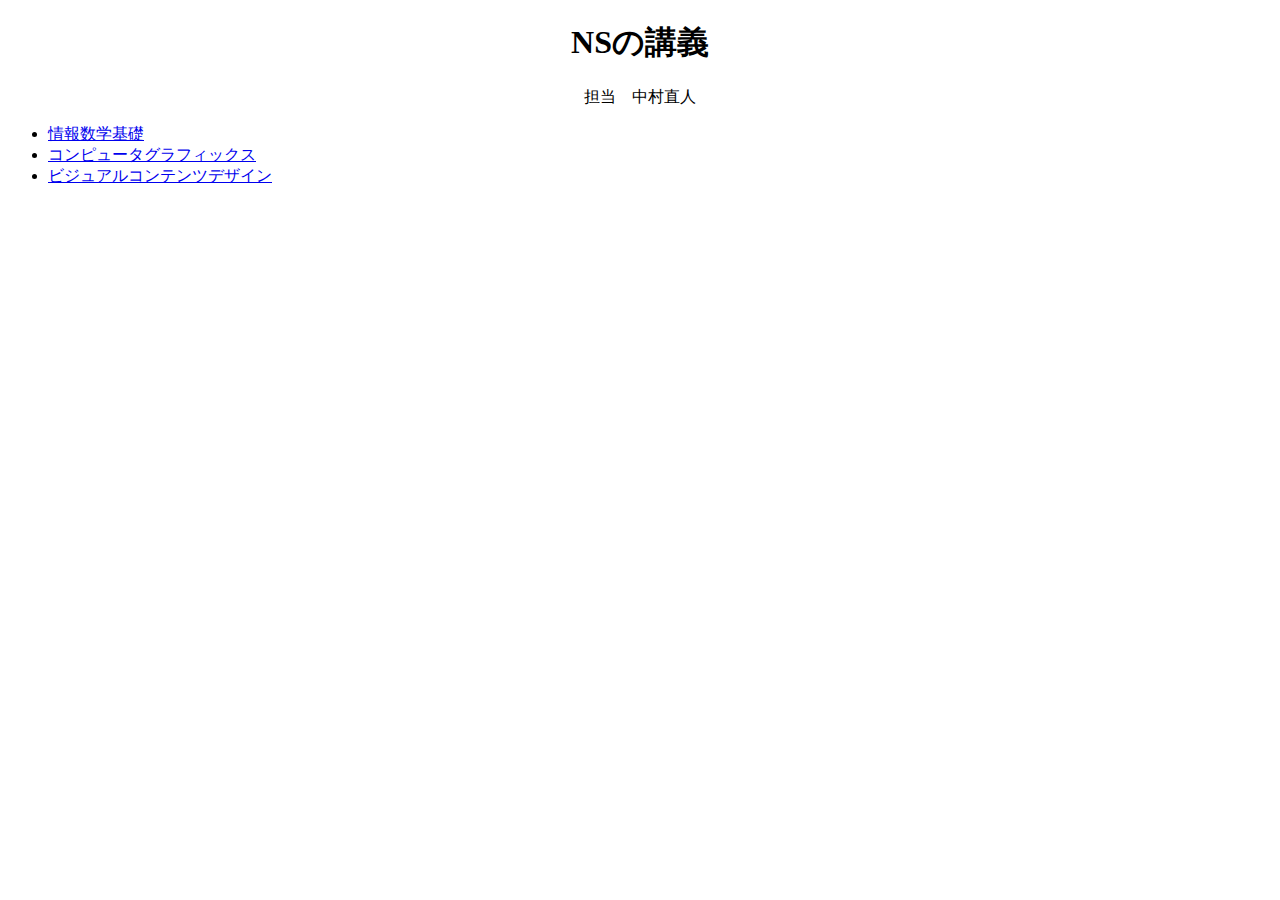
<file: lesson1/index.html>
﻿<!doctype html>
<HTML>
   <HEAD>
      <meta charset="UTF-8">
      <TITLE>Webページの基礎</TITLE>
   </HEAD>
   <BODY>
	<center><h1>NSの講義</h1>
	<P>担当　中村直人</center>
<ul>
    <li><a href="lesson1-org2.html">情報数学基礎</a></li>
    <li><a href="lesson1-org3.html">コンピュータグラフィックス</a></li>
    <li><a href="lesson1-org1.html">ビジュアルコンテンツデザイン</a></li>
</ul>
   </BODY>
</HTML>
</file>
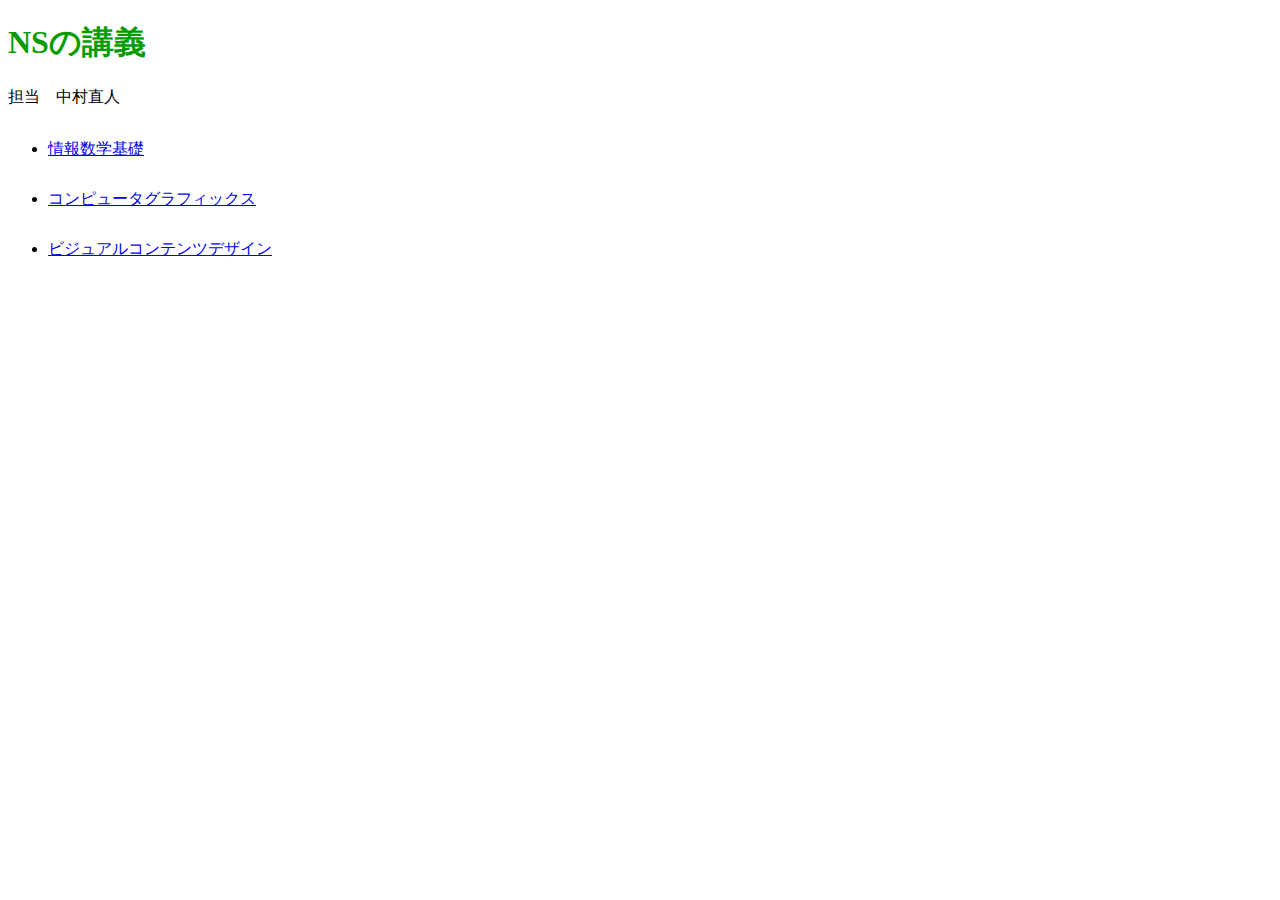
<file: lesson2/assignment/index.html>
<!doctype html>
<html>
<head>
<meta charset="utf-8">
<title>トップページ</title>
<link href="top.css" rel="stylesheet" type="text/css">
</head>

<body>
<h1>NSの講義</h1>
<p>担当　中村直人</p>
<ul>
  <li><a href="math.html">情報数学基礎</a></li>
  <li><a href="CG.html">コンピュータグラフィックス</a></li>
  <li><a href="VC.html">ビジュアルコンテンツデザイン</a></li>
</ul>
</body>
</html>
</file>
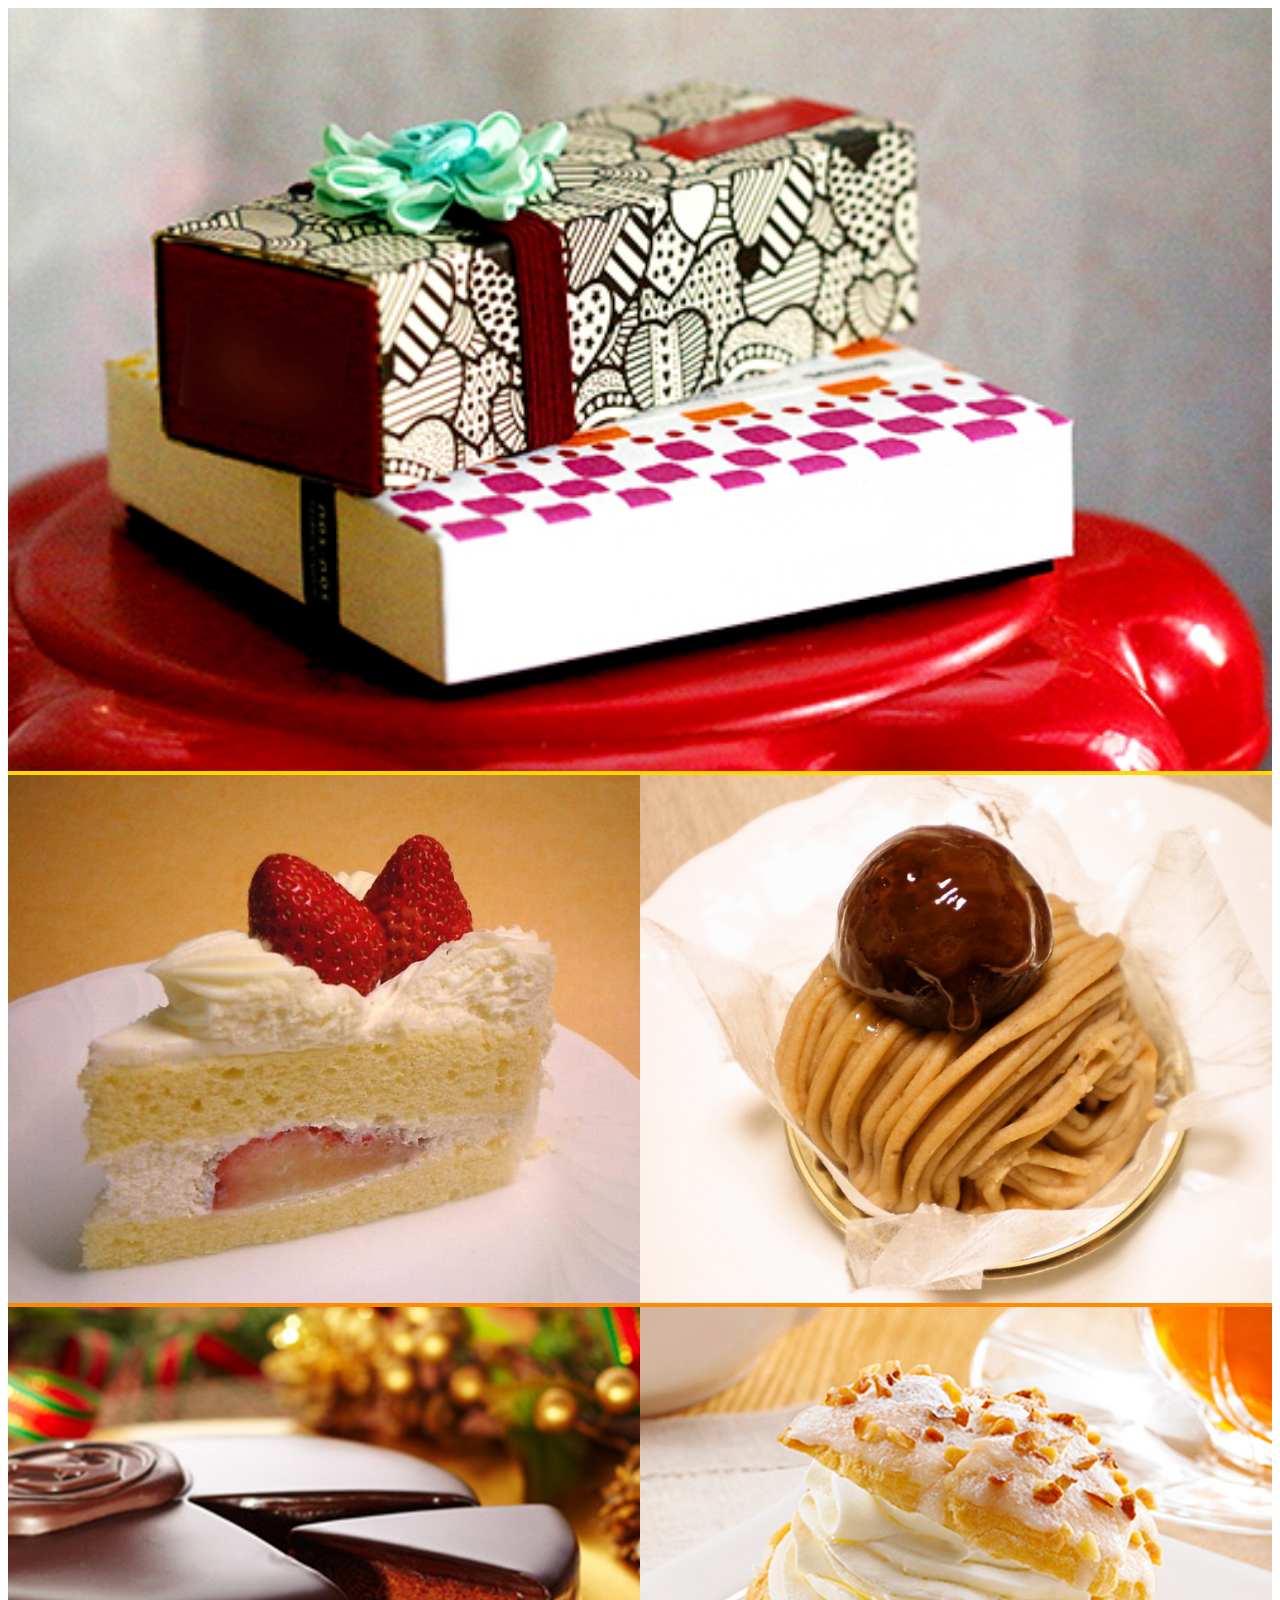
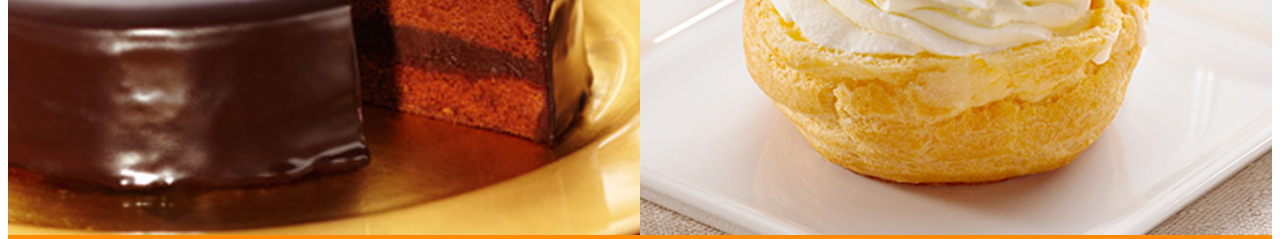
<file: lesson3/assignment/index.html>
<!doctype html>
<html>
<head>
<meta charset="utf-8">
<title>div_sample</title>
<link href="base.css" rel="stylesheet" type="text/css">
</head>

<body>
<div class="shop">
 <img src="images/shop.jpg">
 </div>
 <div class="cakes">
 <img src="images/cake01.jpg">
 </div>
 <div class="cakes">
 <img src="images/cake02.jpg">
 </div>
 <div class="cakes">
 <img src="images/cake03.jpg">
 </div>
 <div class="cakes">
 <img src="images/cake04.jpg">
 </div>

</body>
</html>
</file>
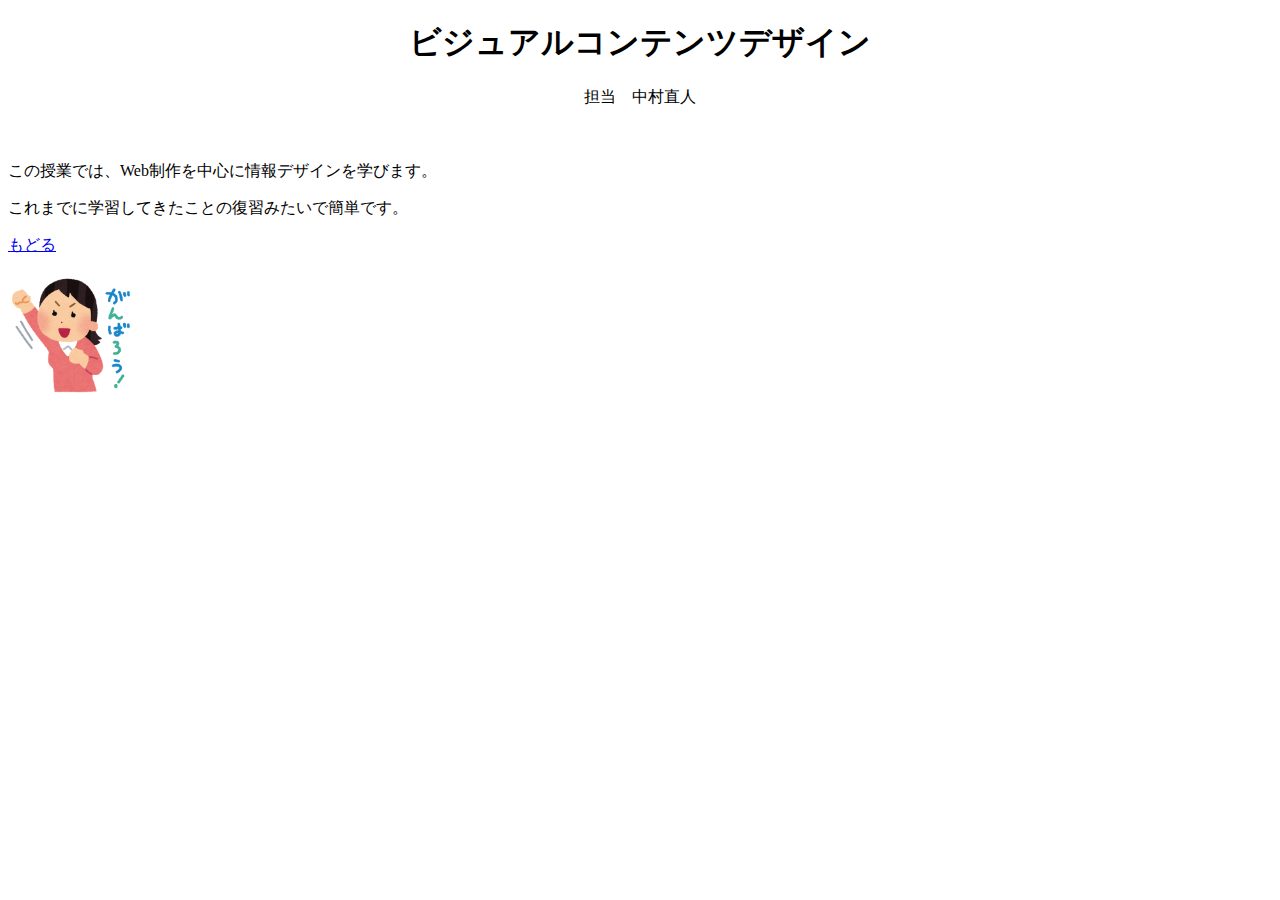
<file: lesson1/lesson1-org1.html>
﻿<!doctype html>
<HTML>
   <HEAD>
      <meta charset="UTF-8">
      <TITLE>Webページの基礎</TITLE>
   </HEAD>
   <BODY>
	<center><h1>ビジュアルコンテンツデザイン</h1>
	<P>担当　中村直人</center>
　　　　<P>この授業では、Web制作を中心に情報デザインを学びます。</p>
<p>これまでに学習してきたことの復習みたいで簡単です。</p>
<p><a href="index.html">もどる</a></p>
        <P><img src="ganba.png" width="128" height="128" alt="頑張ろう">
   </BODY>
</HTML>
</file>
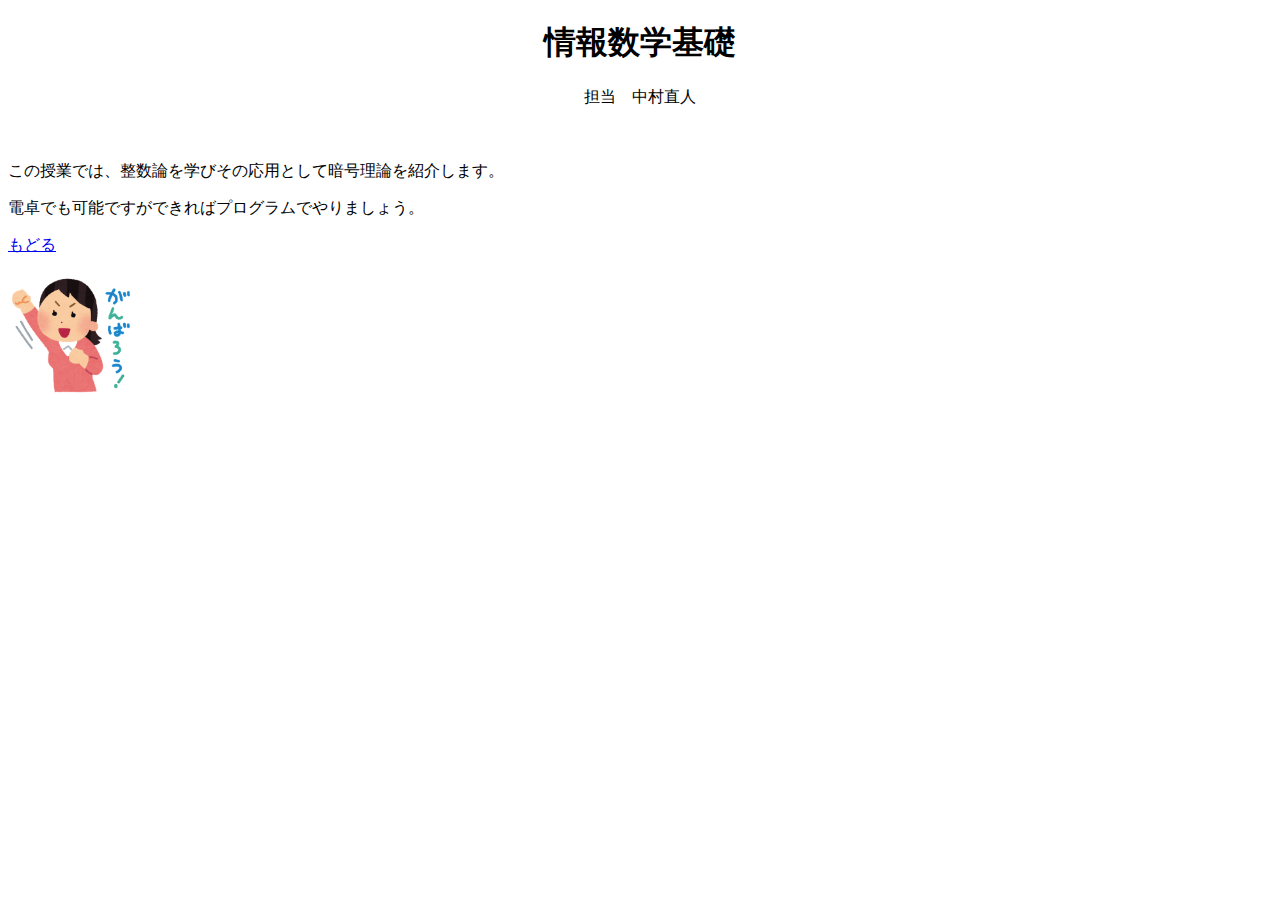
<file: lesson1/lesson1-org2.html>
﻿<!doctype html>
<HTML>
   <HEAD>
      <meta charset="UTF-8">
      <TITLE>Webページの基礎</TITLE>
   </HEAD>
   <BODY>
	<center><h1>情報数学基礎</h1>
	<P>担当　中村直人</center>
　　　　<P>この授業では、整数論を学びその応用として暗号理論を紹介します。</p>
<p>電卓でも可能ですができればプログラムでやりましょう。</p>
<p><a href="index.html">もどる</a></p>
        <P><img src="ganba.png" width="128" height="128" alt="頑張ろう">
   </BODY>
</HTML>
</file>
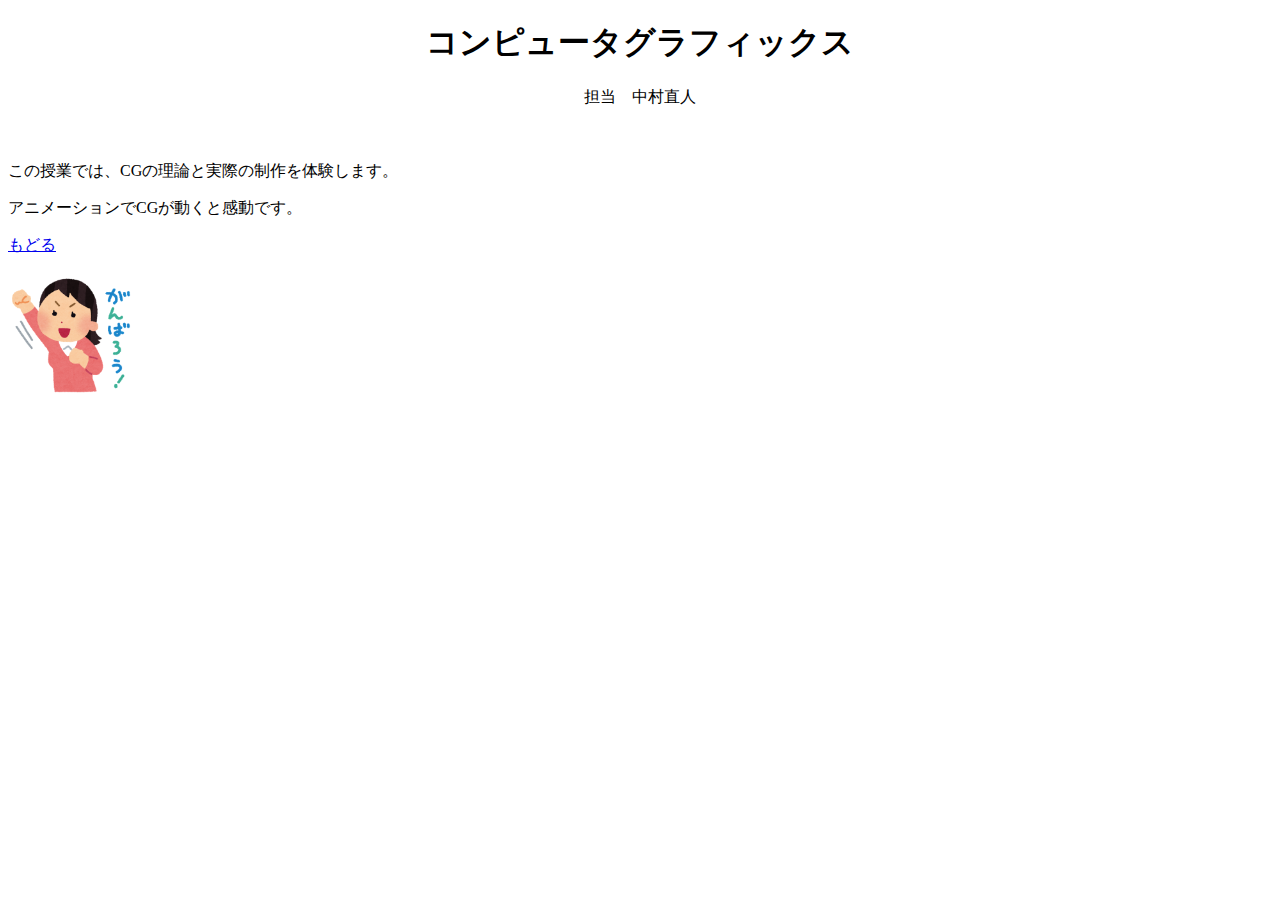
<file: lesson1/lesson1-org3.html>
﻿<!doctype html>
<HTML>
   <HEAD>
      <meta charset="UTF-8">
      <TITLE>Webページの基礎</TITLE>
   </HEAD>
   <BODY>
	<center><h1>コンピュータグラフィックス</h1>
	<P>担当　中村直人</center>
　　　　<P>この授業では、CGの理論と実際の制作を体験します。</p>
<p>アニメーションでCGが動くと感動です。</p>
<p><a href="index.html">もどる</a></p>
        <P><img src="ganba.png" width="128" height="128" alt="頑張ろう">
   </BODY>
</HTML>
</file>
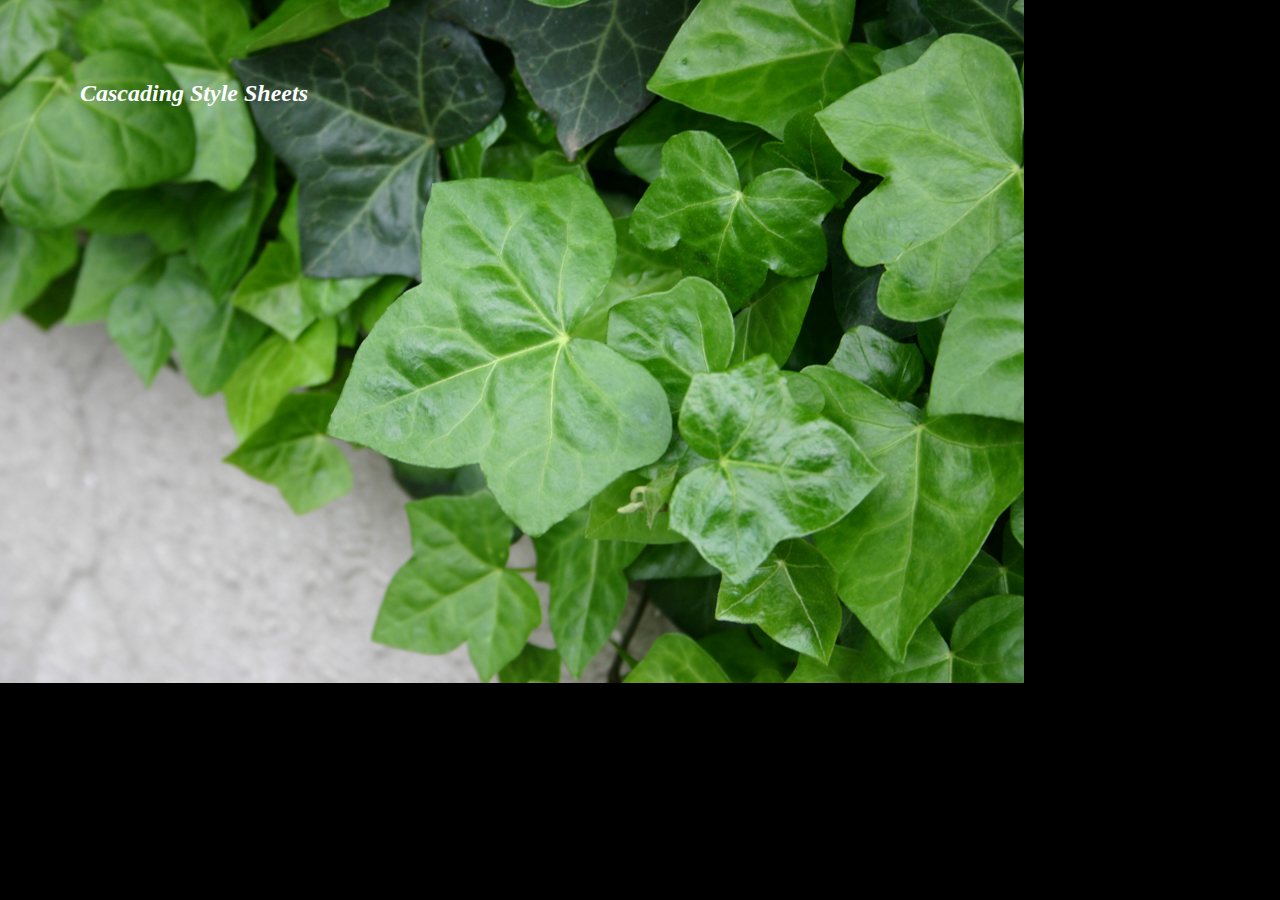
<file: lesson2/css_sample1.html>
﻿<!doctype html>
<html>
<head>
<meta charset="UTF-8">
<title>HTMLへの組み込みサンプル１</title>
   <link href="sample.css" rel="stylesheet" type="text/css">
 </head>
 <body>
   <h1>Cascading Style Sheets</h1>
 </body>
</html>
</file>
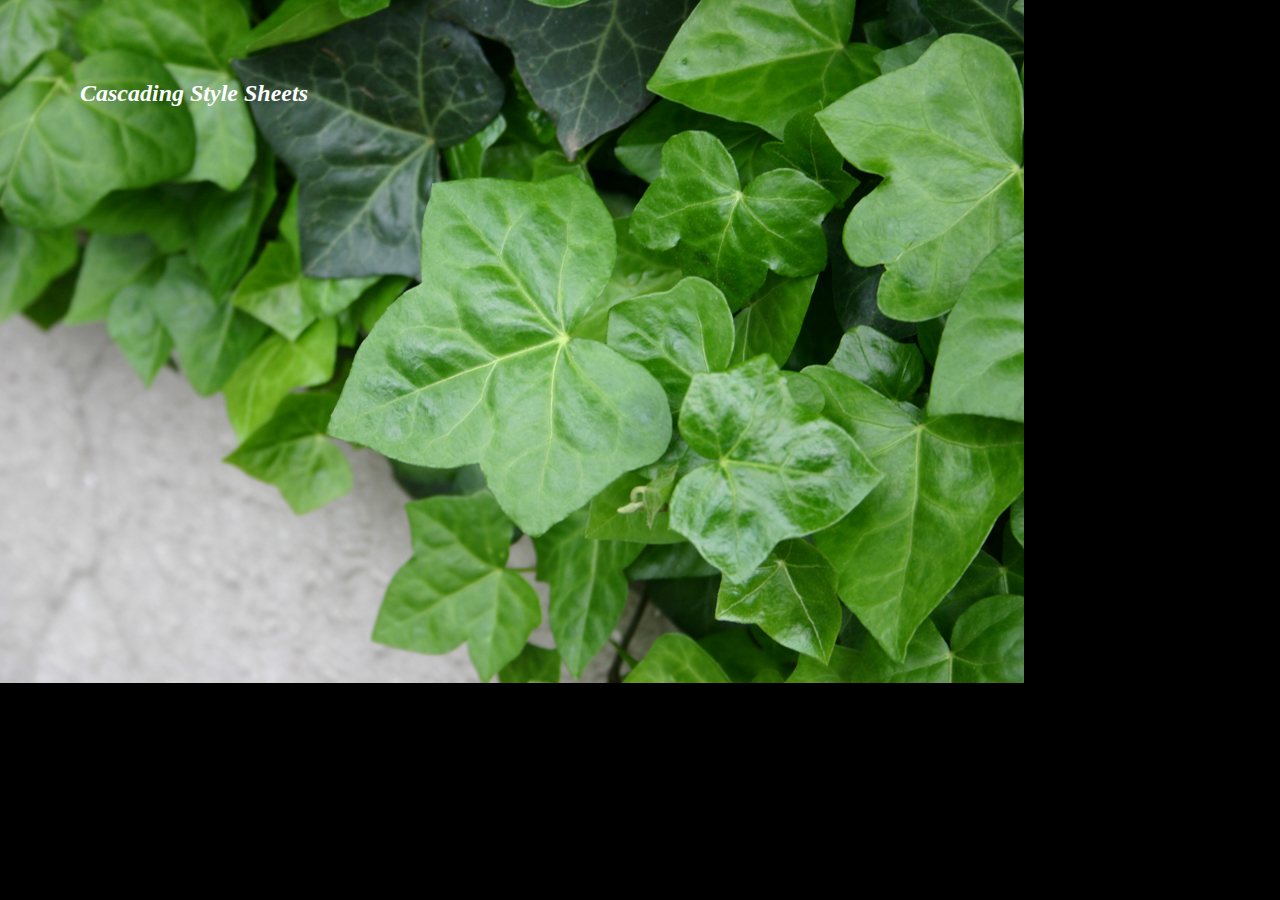
<file: lesson2/css_sample2.html>
﻿<!doctype html>
<html>
<head>
<meta charset="UTF-8">
<title>HTMLへの組み込みサンプル２</title>

<style type="text/css">
   <!--
   body {
      margin: 0;
      color: #ffffff;
      background: #000000 url(leaf.jpg)
      no-repeat
   }
   h1 {
      margin: 80px 0 0 80px;
      font: bold italic x-large
      "Times New Roman",Times,serif
   }
   -->
 </style>

 </head>
 <body>
   <h1>Cascading Style Sheets</h1>
 </body>
</html>
</file>
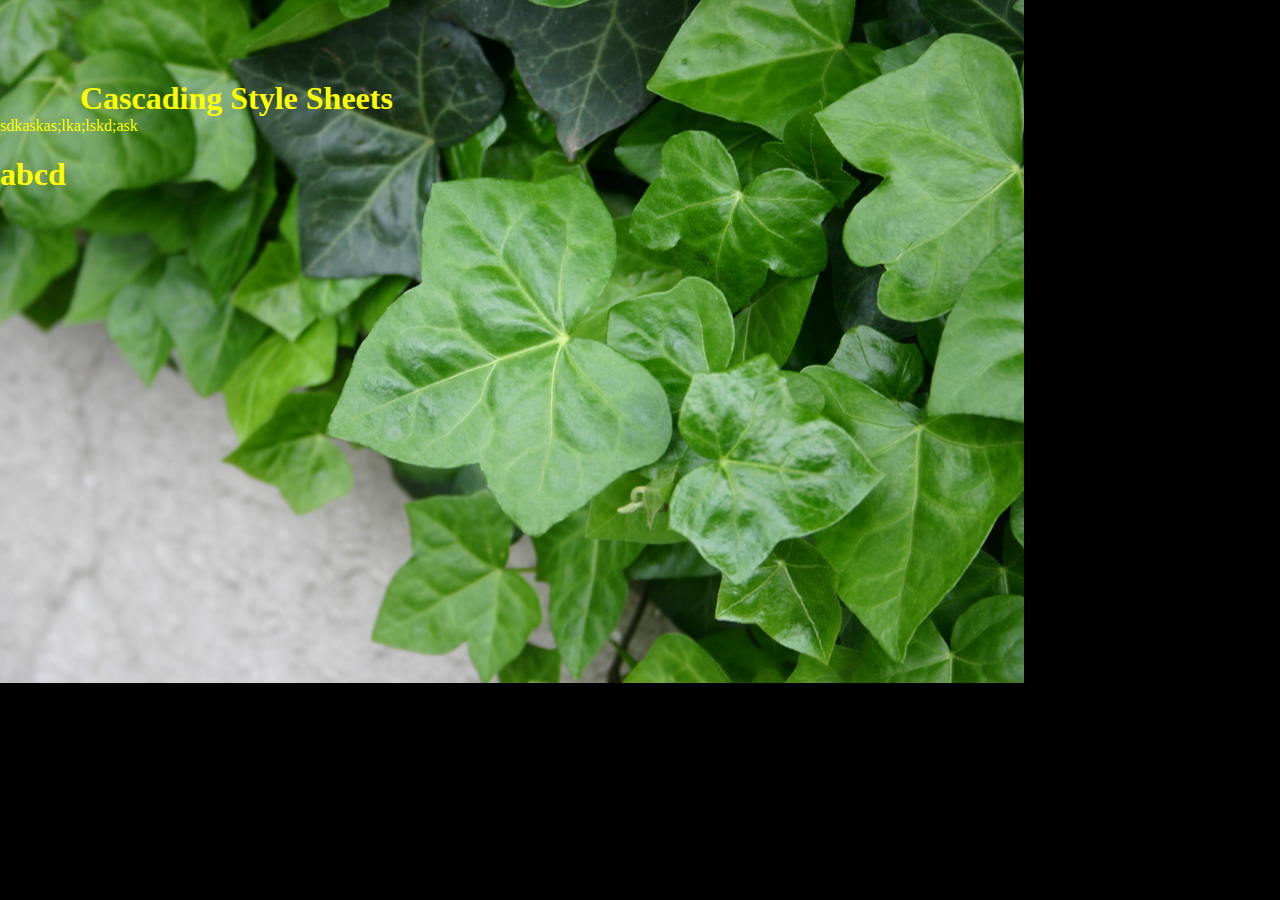
<file: lesson2/css_sample3.html>
﻿<!doctype html>
<html>
<head>
<meta charset="UTF-8">
<title>HTMLへの組み込みサンプル３</title>
</head>

 <body style="margin: 0;color: #ffff00;
      background: #000000 url(leaf.jpg)
      no-repeat">

 <h1 style="margin: 80px 0 0 80px;
      font: bold italic x-large
      "Times New Roman",Times,serif">
 Cascading Style Sheets
 </h1>
sdkaskas;lka;lskd;ask
 <h1>abcd</h1>

 </body>
</html>
</file>
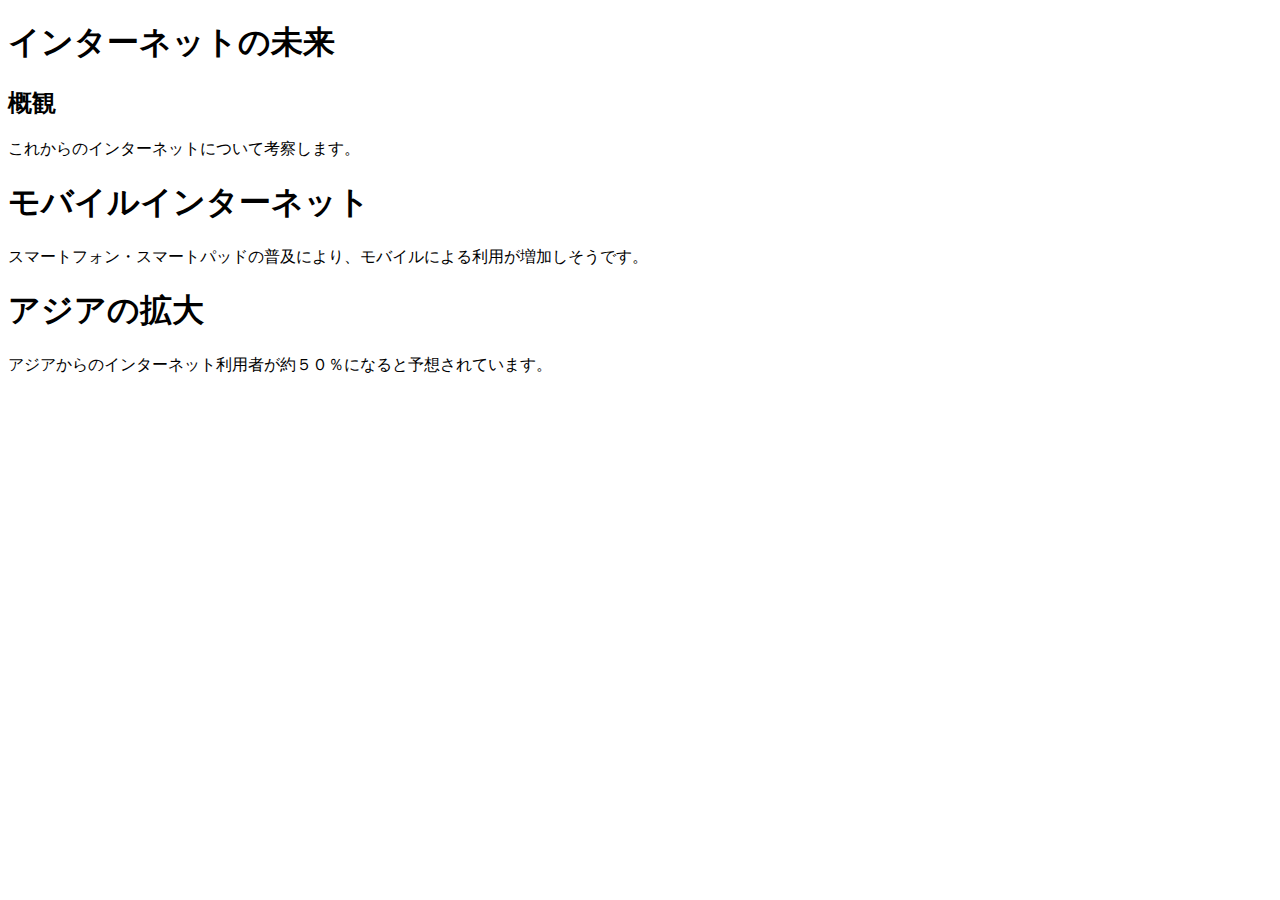
<file: lesson2/html5sample.html>
﻿<!doctype html>
<html>
<head>
<meta charset="UTF-8">
<title>HTML5サンプル</title>
</head>

<body>
<article>
    <hgroup>
        <h1>インターネットの未来</h1>
        <h2>概観</h2>
    </hgroup>
    
    <p>これからのインターネットについて考察します。</p>
    
    <section>
        <h1>モバイルインターネット</h1>
        <p>スマートフォン・スマートパッドの普及により、モバイルによる利用が増加しそうです。</p>
    </section>
    
    <section>
        <h1>アジアの拡大</h1>
        <p>アジアからのインターネット利用者が約５０％になると予想されています。</p>
    </section>
    
</article>
</body>
</html>
</file>
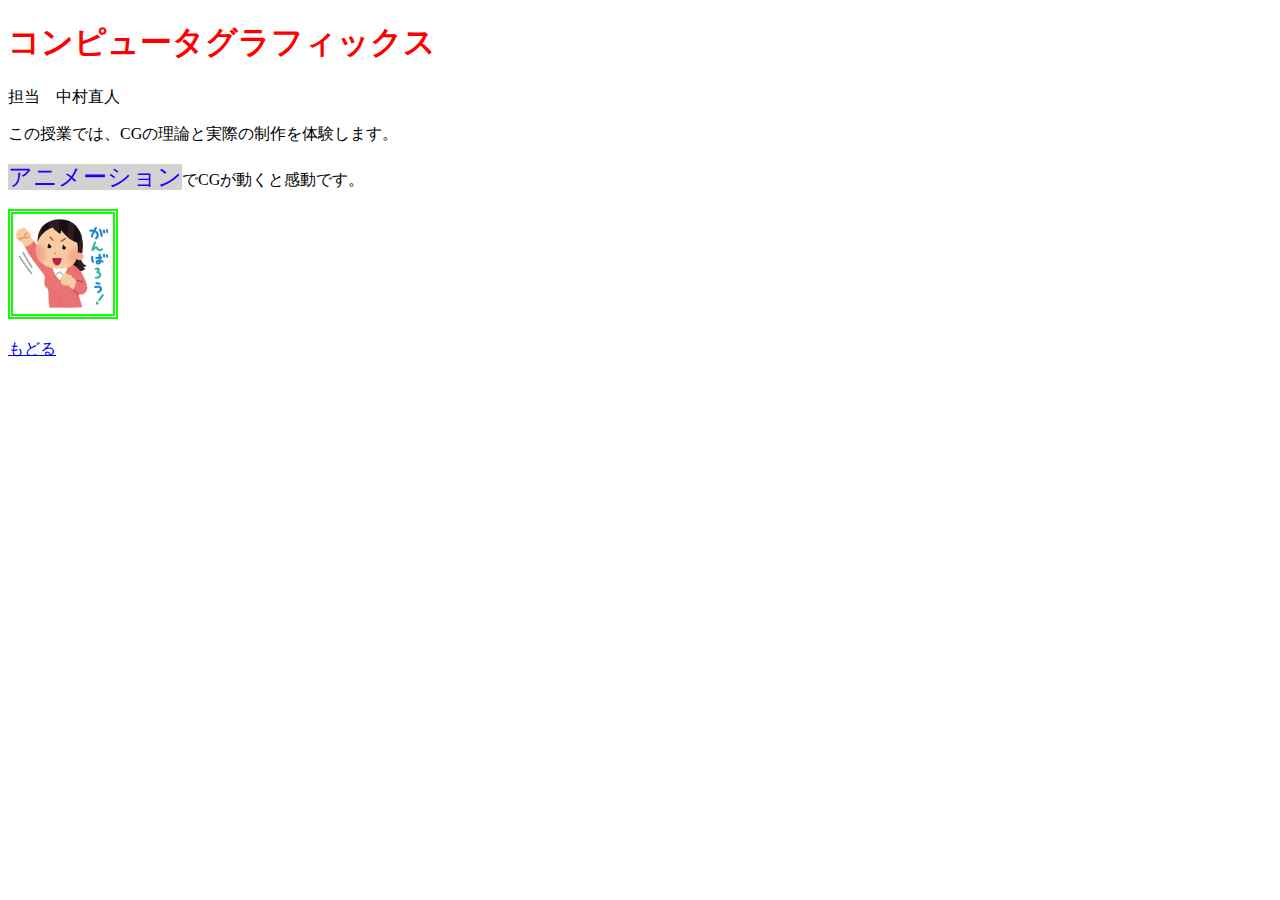
<file: lesson2/assignment/CG.html>
<!doctype html>
<html>
<head>
<meta charset="utf-8">
<title>コンピュータグラフィックス</title>
<link href="base.css" rel="stylesheet" type="text/css">
</head>

<body>
<h1>コンピュータグラフィックス</h1>
<p>担当　中村直人</p>
<p>この授業では、CGの理論と実際の制作を体験します。</p>
<p><span class="key">アニメーション</span>でCGが動くと感動です。</p>
<p><img src="../sample/kadai/ganba.png" width="100" height="100" alt=""/></p>
<p><a href="index.html">もどる</a></p>
</body>
</html>
</file>
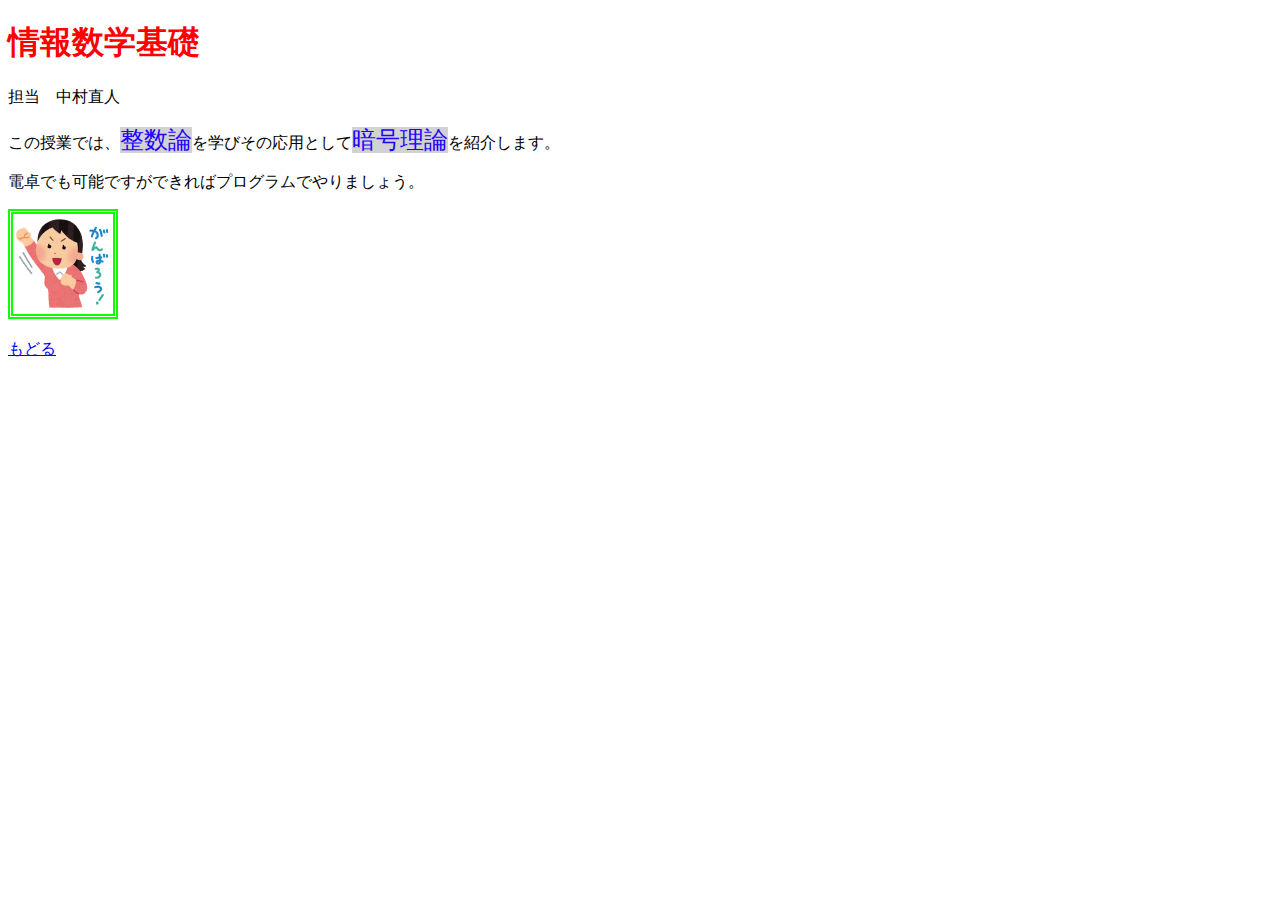
<file: lesson2/assignment/math.html>
<!doctype html>
<html>
<head>
<meta charset="utf-8">
<title>情報数学</title>
<link href="base.css" rel="stylesheet" type="text/css">
</head>

<body>
<h1>情報数学基礎</h1>
<p>担当　中村直人</p>
<p>この授業では、<span class="key">整数論</span>を学びその応用として<span class="key">暗号理論</span>を紹介します。</p>
<p>電卓でも可能ですができればプログラムでやりましょう。</p>
<p><img src="../sample/kadai/ganba.png" width="100" height="100" alt=""/></p>
<p><a href="index.html">もどる</a></p>
</body>
</html>
</file>
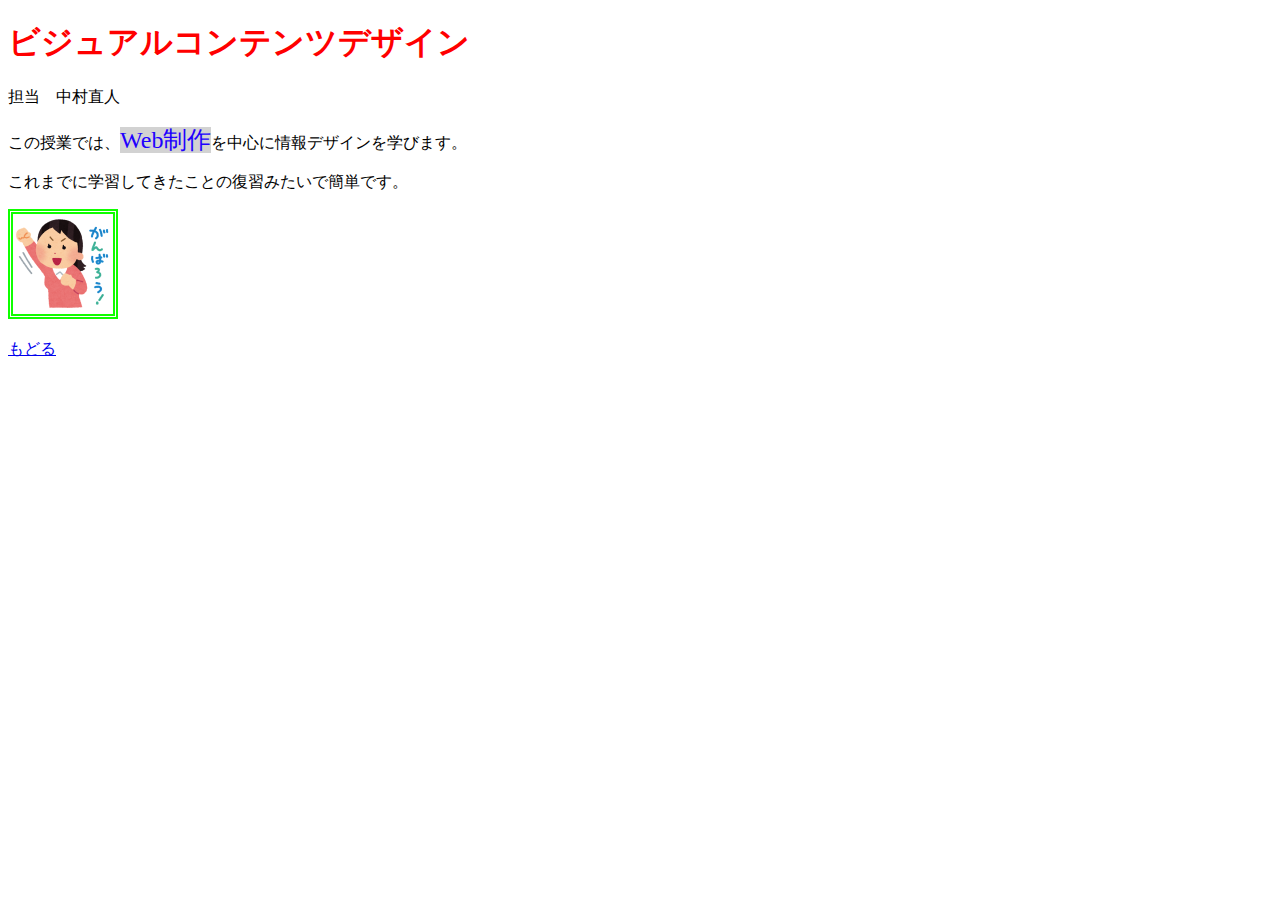
<file: lesson2/assignment/VC.html>
<!doctype html>
<html>
<head>
<meta charset="utf-8">
<title>ビジュアルコンテンツデザイン</title>
<link href="base.css" rel="stylesheet" type="text/css">
</head>

<body>
<h1>ビジュアルコンテンツデザイン
</h1>
<p>担当　中村直人</p>
<p>この授業では、<span class="key">Web制作</span>を中心に情報デザインを学びます。</p>
<p>これまでに学習してきたことの復習みたいで簡単です。</p>
<p><img src="../sample/kadai/ganba.png" width="100" height="100" alt=""/></p>
<p><a href="index.html">もどる</a></p>
</body>
</html>
</file>
<file: lesson2/assignment/top.css>
@charset "utf-8";
ul li a {
    line-height: 50px;
}
body h1 {
    color: #059C00;
}
</file>
<file: lesson3/assignment/base.css>
@charset "utf-8";

img{
width:100%;
}
.shop{
background-color: #ffd800;
width: 100%;
}
.cakes{
background-color: #ff8900;
float:left;
width:50%;
}
</file>
<file: lesson2/sample.css>
body {
  margin: 0;
  color: #ffffff;
  background: #000000 url(leaf.jpg)
no-repeat
}
h1 {
  margin: 80px 0 0 80px;
  font: bold italic x-large
  "Times New Roman",Times,serif
}
</file>
<file: lesson2/assignment/base.css>
@charset "utf-8";
body h1 {
    color: #FF0000;
    font-family: "ＭＳ Ｐゴシック";
}
.key {
    color: #2000FF;
    background-color: #D2D2D2;
    font-size: x-large;
}
body p img {
    border: 5px double #0FFF00;
}
body {
}
</file>
